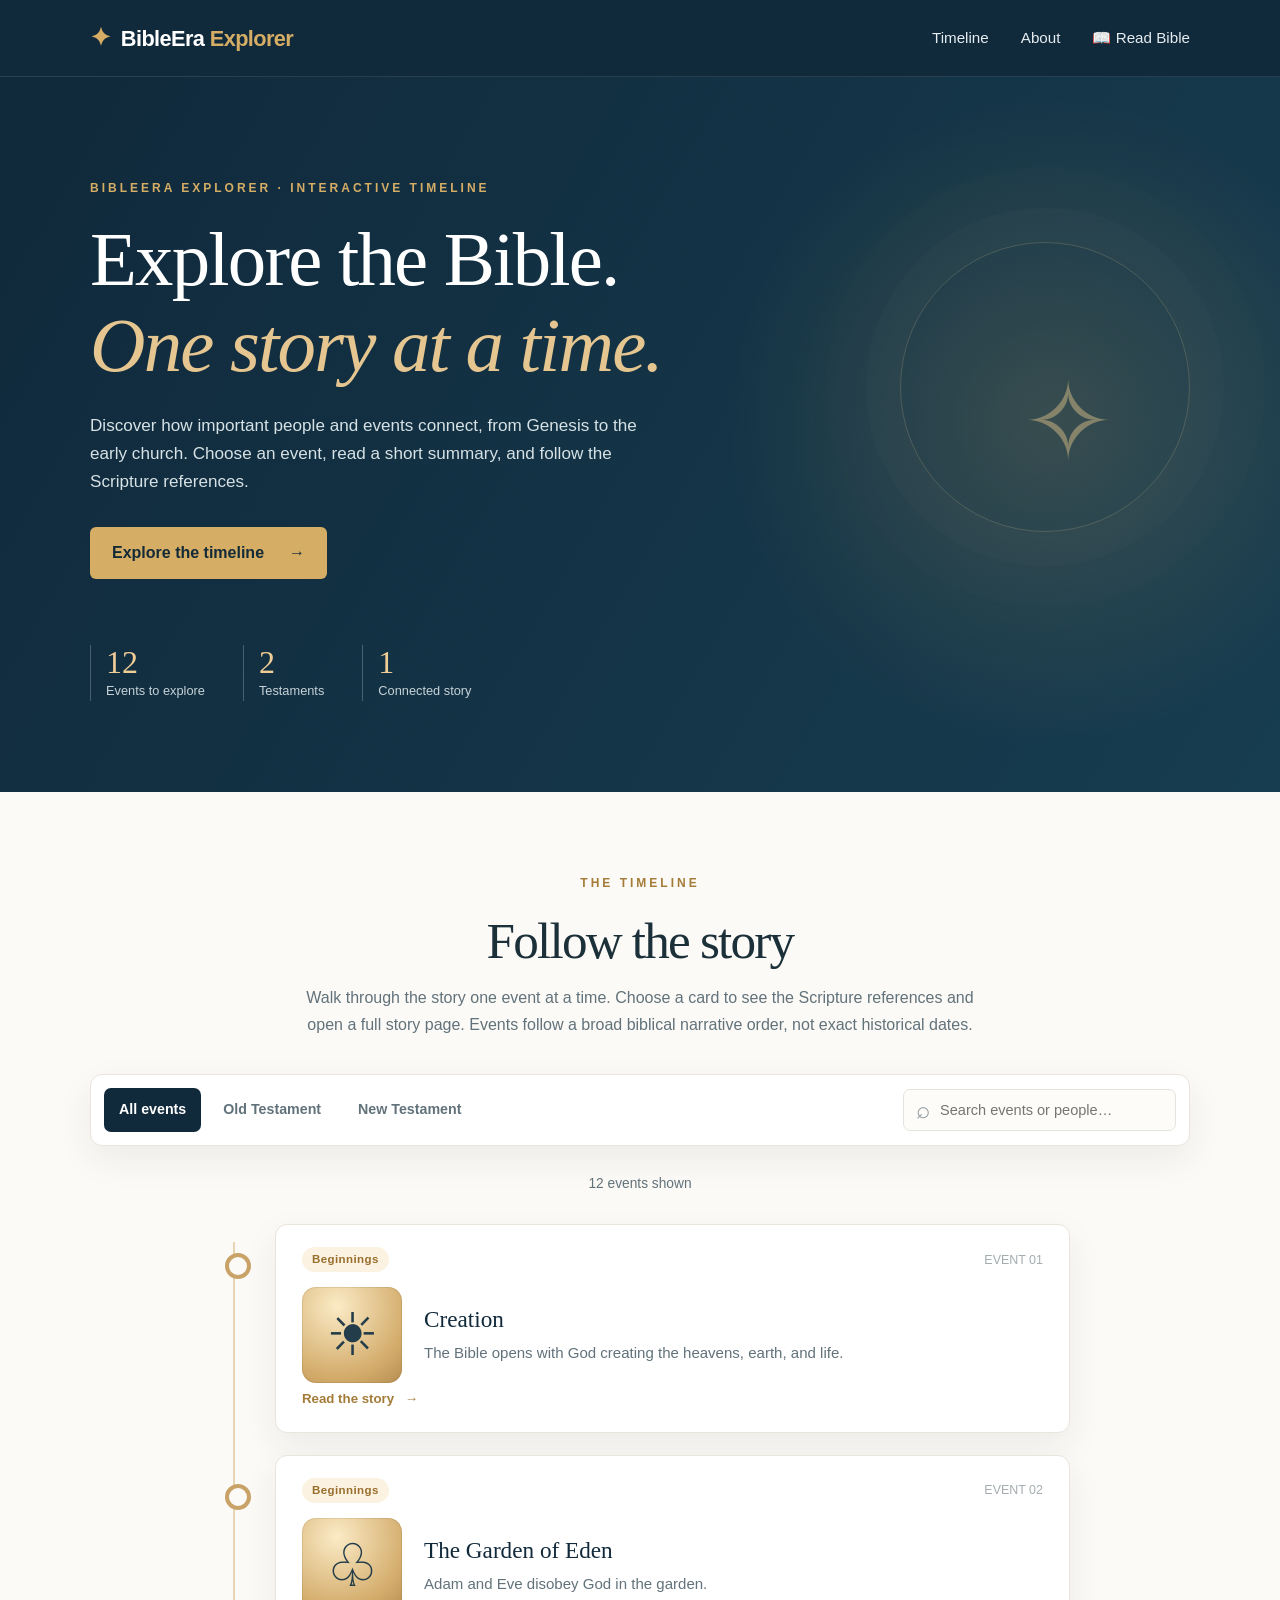
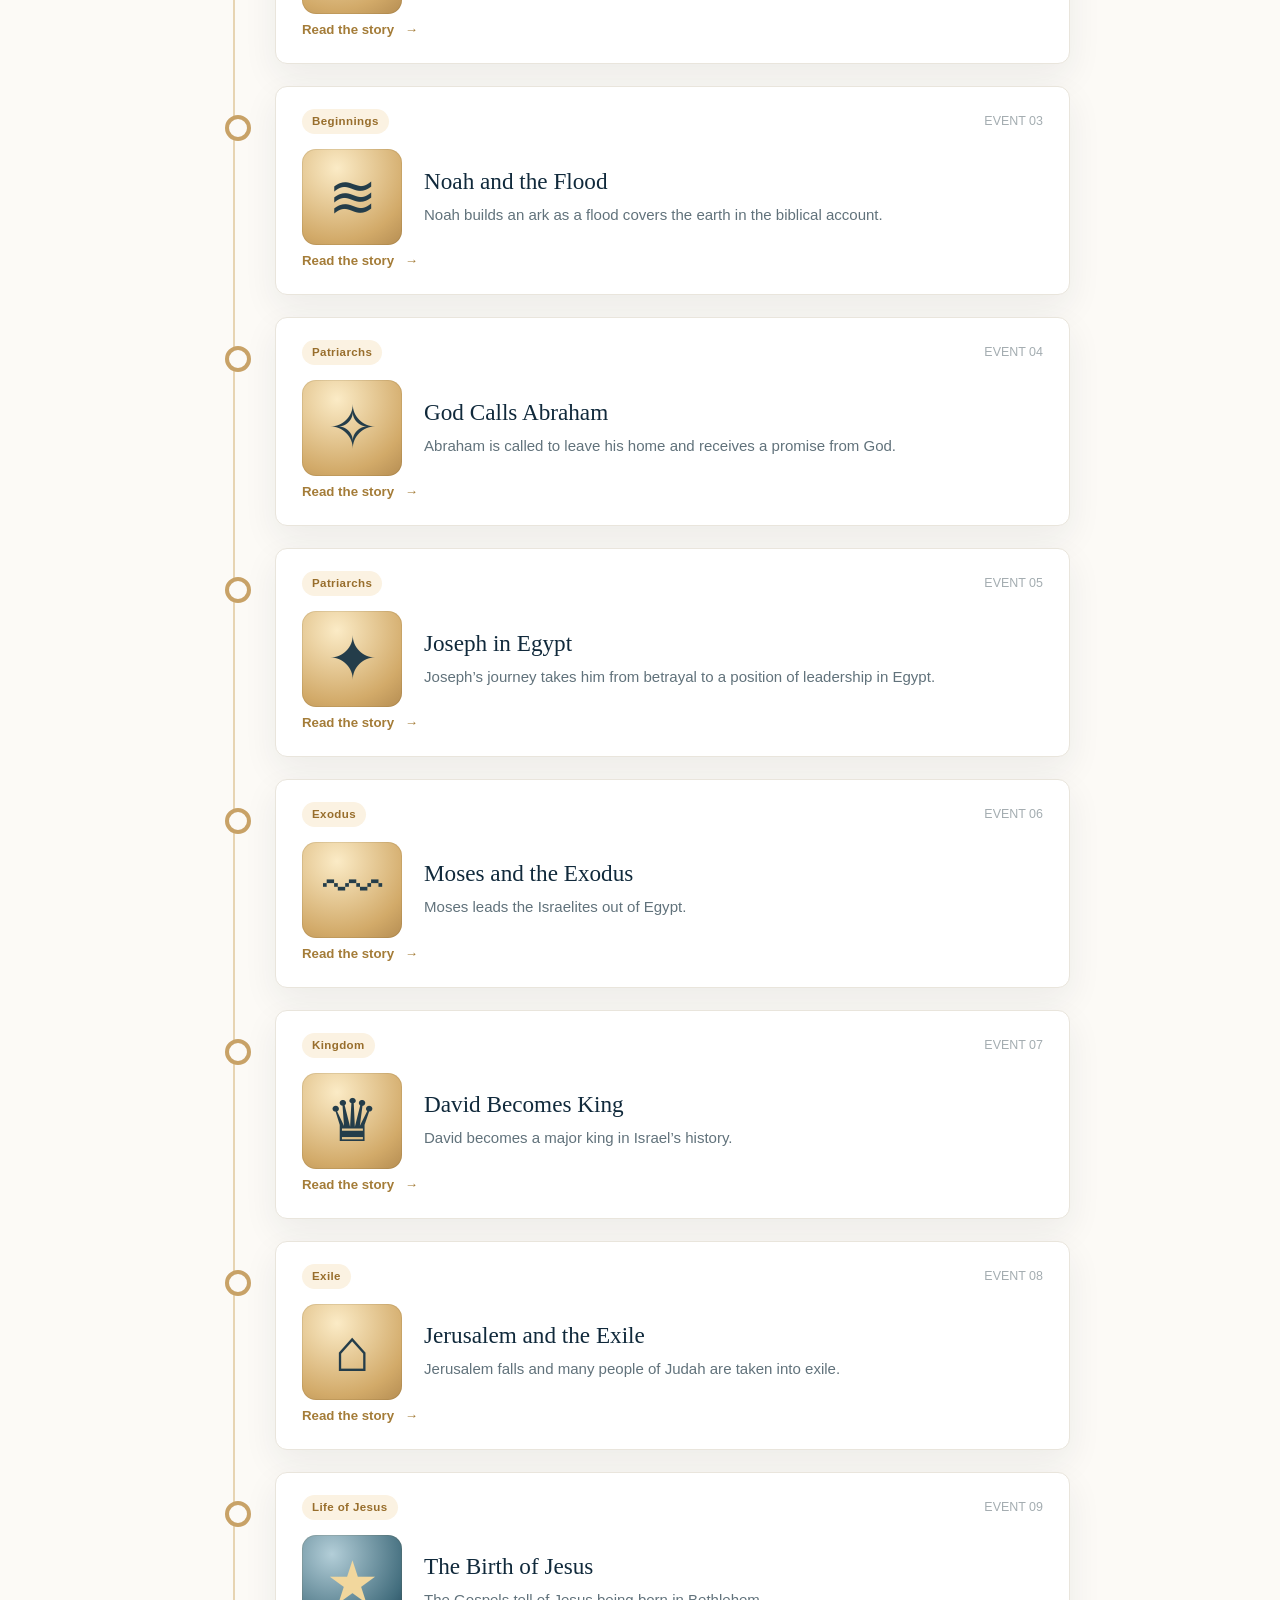
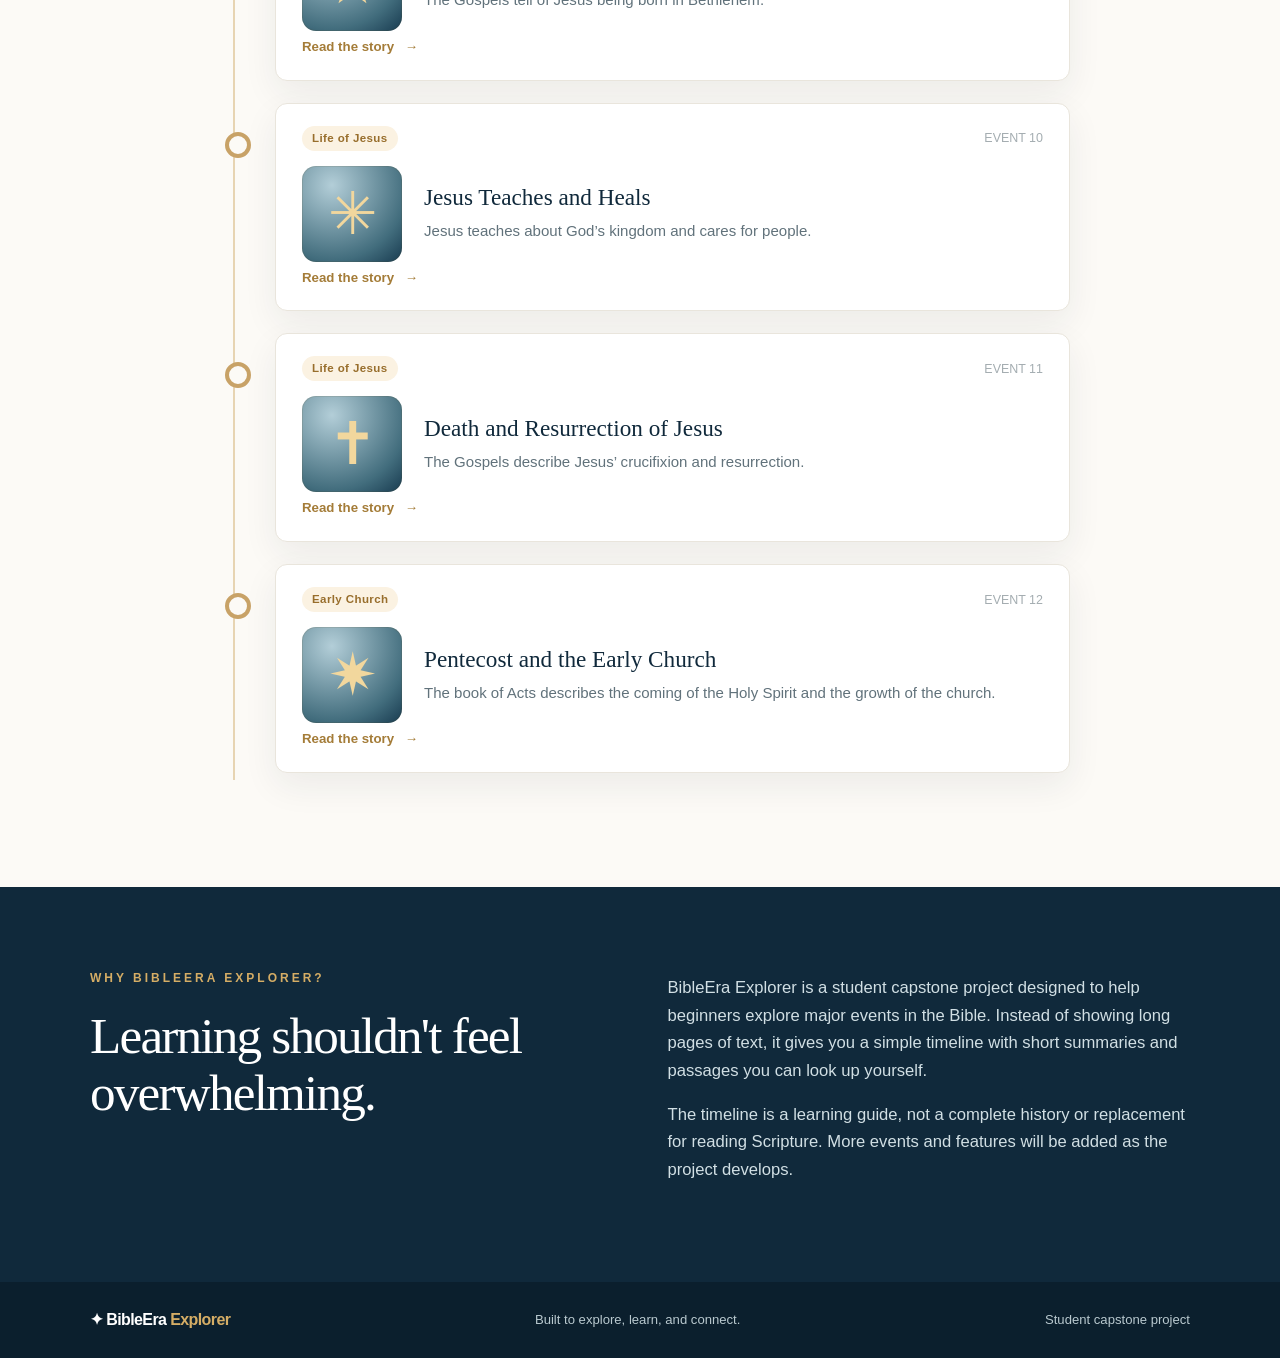
<file: index.html>
<!doctype html>
<html lang="en">
<head>
  <meta charset="UTF-8">
  <meta name="viewport" content="width=device-width, initial-scale=1">
  <meta name="theme-color" content="#10293b">
  <meta name="description" content="Explore major Bible events in an easy-to-follow interactive timeline with Scripture references.">
  <title>BibleEra Explorer | Journey Through Biblical History</title>
  <link rel="stylesheet" href="style.css">
  <script src="script.js" defer></script>
</head>
<link rel="icon" href="data:image/svg+xml,<svg xmlns='http://www.w3.org/2000/svg' viewBox='0 0 100 100'><text y='0.9em' font-size='90'>📖</text></svg>">
<body>
  <a class="skip-link" href="#timeline">Skip to timeline</a>
  <header class="site-header">
    <div class="container nav-bar">
      <a href="#home" class="logo" aria-label="BibleEra Explorer home"><span class="logo-mark" aria-hidden="true">✦</span> BibleEra<span> Explorer</span></a>
      <nav aria-label="Main navigation">
        <a href="#timeline">Timeline</a>
        <a href="#about">About</a>
        <a href="bible.html">📖 Read Bible</a>
      </nav>
    </div>
  </header>

  <main>
    <section id="home" class="hero">
      <div class="container hero-content">
        <p class="eyebrow">BIBLEERA EXPLORER · INTERACTIVE TIMELINE</p>
        <h1>Explore the Bible.<br><em>One story at a time.</em></h1>
        <p class="hero-description">Discover how important people and events connect, from Genesis to the early church. Choose an event, read a short summary, and follow the Scripture references.</p>
        <a class="primary-button" href="#timeline">Explore the timeline <span aria-hidden="true">→</span></a>
        <div class="hero-stats" aria-label="Website highlights">
          <div><strong id="event-total">12</strong><span>Events to explore</span></div>
          <div><strong>2</strong><span>Testaments</span></div>
          <div><strong>1</strong><span>Connected story</span></div>
        </div>
      </div>
      <div class="hero-decoration" aria-hidden="true"><div class="halo"></div><span>✧</span></div>
    </section>

    <section id="timeline" class="timeline-section section-pad">
      <div class="container">
        <div class="section-intro">
          <p class="eyebrow dark">THE TIMELINE</p>
          <h2>Follow the story</h2>
          <p>Walk through the story one event at a time. Choose a card to see the Scripture references and open a full story page. Events follow a broad biblical narrative order, not exact historical dates.</p>
        </div>
        <div class="controls" role="group" aria-label="Filter timeline events">
          <div class="filter-buttons">
            <button class="filter-button active" data-filter="all" aria-pressed="true">All events</button>
            <button class="filter-button" data-filter="old" aria-pressed="false">Old Testament</button>
            <button class="filter-button" data-filter="new" aria-pressed="false">New Testament</button>
          </div>
          <label class="search-wrap" for="event-search"><span aria-hidden="true">⌕</span><input id="event-search" type="search" placeholder="Search events or people…" autocomplete="off"></label>
        </div>
        <p id="result-count" class="result-count" role="status" aria-live="polite"></p>
        <div id="timeline-list" class="timeline-list" aria-label="Bible timeline events"></div>
        <div class="empty-state" id="empty-state" hidden>No events match your search. Try another word or filter.</div>
      </div>
    </section>

    <section id="about" class="about-section section-pad">
      <div class="container about-grid">
        <div><p class="eyebrow">WHY BIBLEERA EXPLORER?</p><h2>Learning shouldn't feel overwhelming.</h2></div>
        <div><p>BibleEra Explorer is a student capstone project designed to help beginners explore major events in the Bible. Instead of showing long pages of text, it gives you a simple timeline with short summaries and passages you can look up yourself.</p><p>The timeline is a learning guide, not a complete history or replacement for reading Scripture. More events and features will be added as the project develops.</p></div>
      </div>
    </section>
  </main>

  <footer class="site-footer"><div class="container footer-inner"><span class="logo">✦ BibleEra<span> Explorer</span></span><span>Built to explore, learn, and connect.</span><span>Student capstone project</span></div></footer>

  <dialog id="event-dialog" aria-labelledby="dialog-title">
    <div class="dialog-content">
      <button class="close-button" id="close-dialog" aria-label="Close event details">×</button>
      <p id="dialog-category" class="eyebrow dark"></p>
      <h2 id="dialog-title"></h2>
      <p id="dialog-description"></p>
      <h3>People involved</h3>
      <p id="dialog-people"></p>
      <h3>Read in the Bible</h3>
      <p id="dialog-scripture"></p>
      <a id="full-story-link" class="primary-button story-cta" href="story.html">Explore this story <span aria-hidden="true">→</span></a>
      <p class="dialog-note">Open the references in your preferred Bible or translation to read the full story.</p>
    </div>
  </dialog>
</body>
</html>
</file>
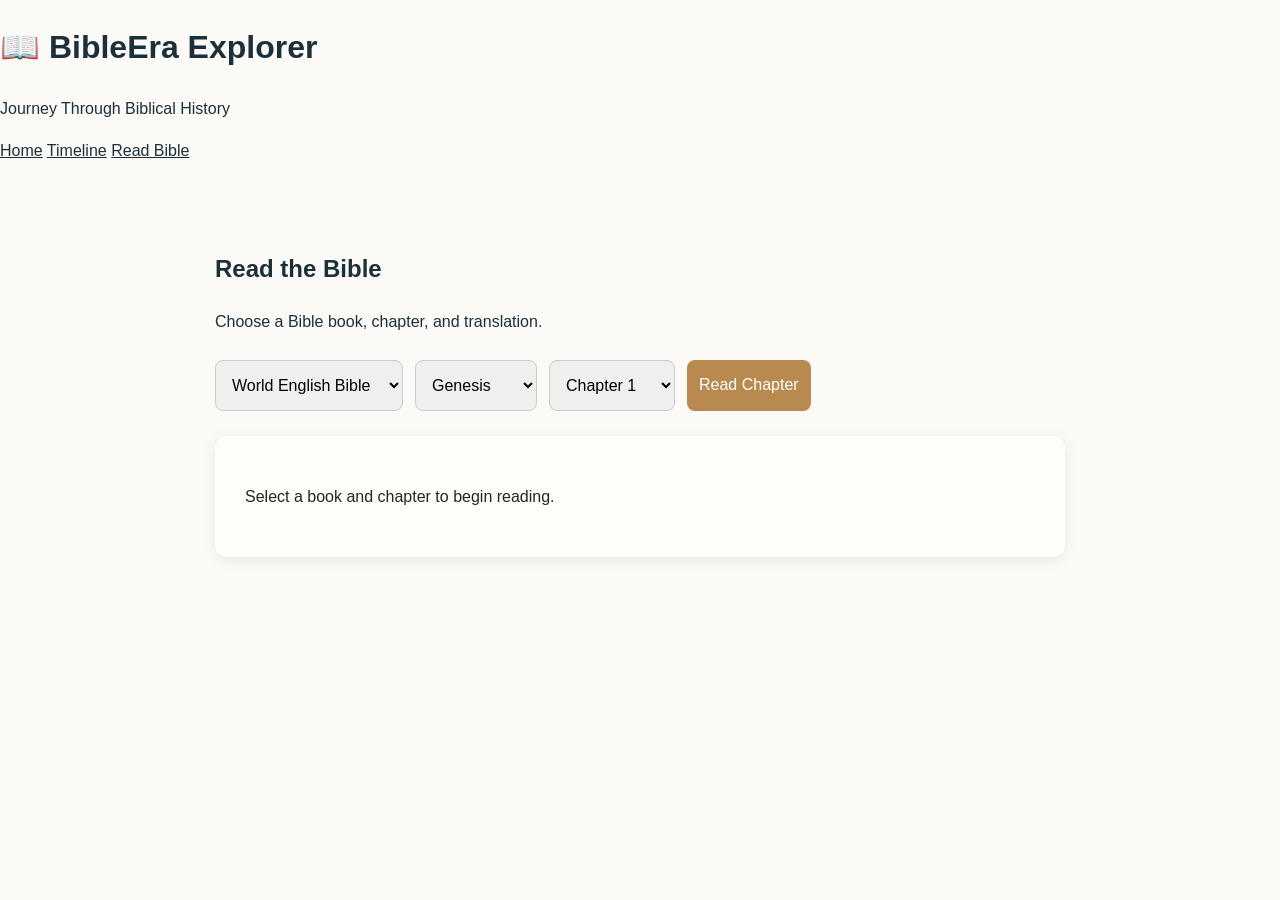
<file: bible.html>
<!DOCTYPE html>
<html lang="en">
<head>
  <meta charset="UTF-8">
  <meta name="viewport" content="width=device-width, initial-scale=1.0">
  <title>Read the Bible | BibleEra Explorer</title>
  <link rel="stylesheet" href="style.css">
</head>
<body>

  <header>
    <h1>📖 BibleEra Explorer</h1>
    <p>Journey Through Biblical History</p>
  </header>

  <nav>
    <a href="index.html">Home</a>
    <a href="index.html#timeline">Timeline</a>
    <a href="bible.html">Read Bible</a>
  </nav>

  <main class="bible-reader">
    <h2>Read the Bible</h2>
    <p>Choose a Bible book, chapter, and translation.</p>

    <div class="bible-controls">
      <select id="translation">
        <option value="web">World English Bible</option>
        <option value="kjv">King James Version</option>
        <option value="rvr1960">Reina-Valera 1960</option>
      </select>

      <select id="book">
        <option value="Genesis">Genesis</option>
        <option value="Exodus">Exodus</option>
        <option value="Psalms">Psalms</option>
        <option value="Matthew">Matthew</option>
        <option value="Mark">Mark</option>
        <option value="Luke">Luke</option>
        <option value="John">John</option>
        <option value="Romans">Romans</option>
        <option value="Revelation">Revelation</option>
      </select>

      <select id="chapter"></select>

      <button id="readButton">Read Chapter</button>
    </div>

    <section id="bible-content" aria-live="polite">
      <p>Select a book and chapter to begin reading.</p>
    </section>
  </main>

  <script src="bible.js"></script>
</body>
</html>
</file>
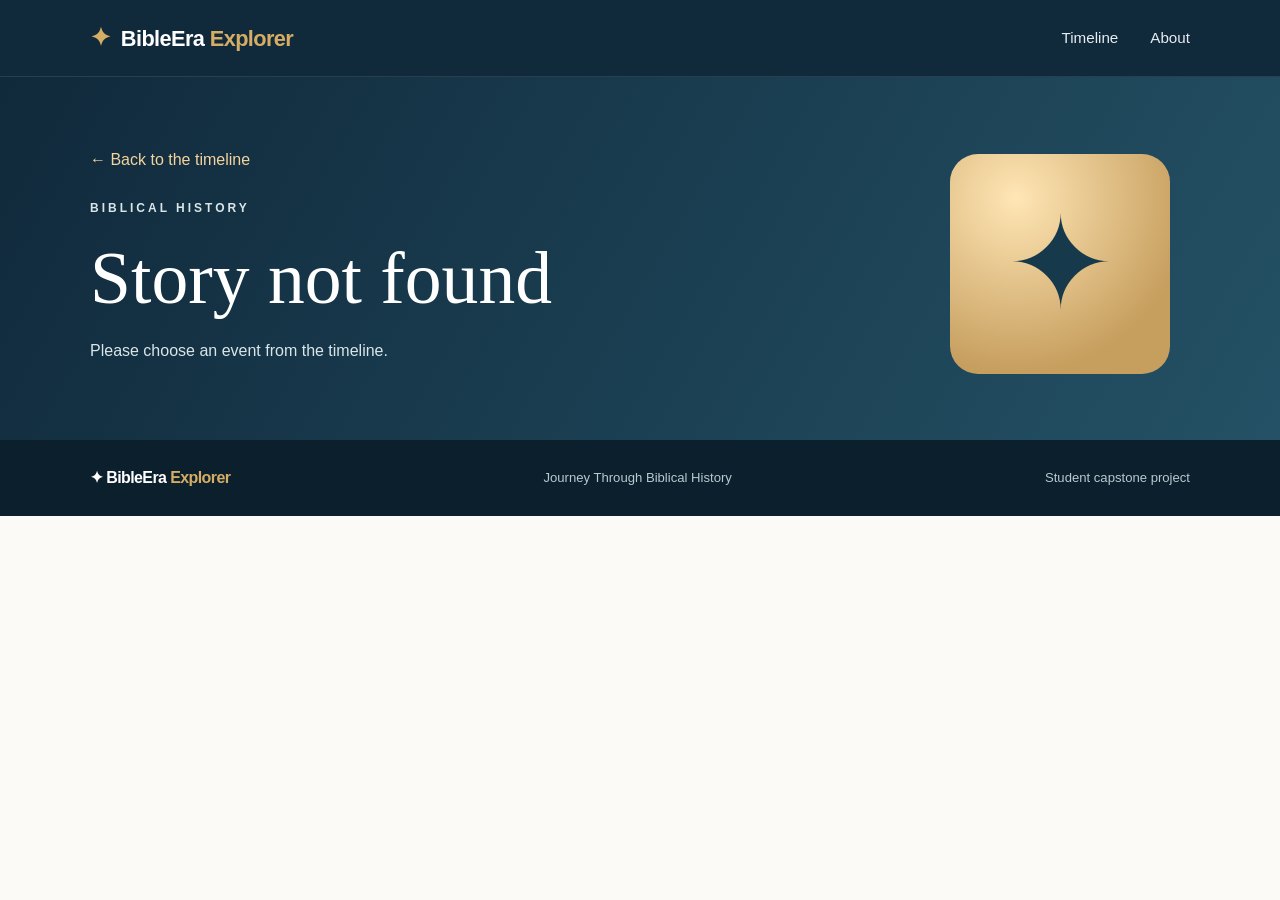
<file: story.html>
<!doctype html>
<html lang="en"><head><meta charset="UTF-8"><meta name="viewport" content="width=device-width, initial-scale=1"><meta name="description" content="Explore a Bible story with background, people and Scripture references on BibleEra Explorer."><title>Bible Story | BibleEra Explorer</title><link rel="stylesheet" href="style.css"><script src="script.js" defer></script><script src="story.js" defer></script></head>
<body><a class="skip-link" href="#story-details">Skip to story</a><header class="site-header"><div class="container nav-bar"><a class="logo" href="index.html"><span class="logo-mark">✦</span> BibleEra<span> Explorer</span></a><nav aria-label="Main navigation"><a href="index.html#timeline">Timeline</a><a href="index.html#about">About</a></nav></div></header>
<main><section class="story-hero"><div class="container story-hero-grid"><div><a class="breadcrumb" href="index.html#timeline">← Back to the timeline</a><p class="eyebrow" id="story-era">BIBLICAL HISTORY</p><h1 id="story-title">Explore a story</h1><p id="story-summary">Choose an event from the timeline to learn more.</p></div><div class="story-icon" id="story-icon" aria-hidden="true">✦</div></div></section>
<section class="section-pad" id="story-details"><div class="container story-content"><div class="story-panel"><h2>What happened?</h2><p id="story-description"></p></div><div class="story-panel"><h2>People in this story</h2><p id="story-people"></p></div><div class="story-panel"><h2>Where to read it</h2><p><span class="scripture-chip" id="story-scripture"></span></p><p class="story-tip">These are references, not the full Bible text. Look them up in the Bible translation you prefer.</p></div><nav class="story-nav" aria-label="Story navigation"><a id="previous-story" href="index.html#timeline">← Previous event</a><a href="index.html#timeline">All events</a><a id="next-story" href="index.html#timeline">Next event →</a></nav><p class="story-tip">This is a beginner-friendly study guide. Events follow a broad biblical narrative order; exact historical dates are not assigned.</p></div></section></main>
<footer class="site-footer"><div class="container footer-inner"><span class="logo">✦ BibleEra<span> Explorer</span></span><span>Journey Through Biblical History</span><span>Student capstone project</span></div></footer></body></html>
</file>
<file: style.css>
:root{--navy:#10293b;--navy2:#183b50;--gold:#d5ad65;--gold-light:#f4e7ce;--cream:#fcfaf6;--ink:#1c303a;--muted:#61727b;--border:#e9e5dc;--white:#fff;--shadow:0 13px 35px rgba(22,45,57,.07)}
*{box-sizing:border-box}html{scroll-behavior:smooth}body{margin:0;font-family:Arial,Helvetica,sans-serif;color:var(--ink);background:var(--cream);line-height:1.65}button,input{font:inherit}a{color:inherit}button{cursor:pointer}.container{width:min(1100px,calc(100% - 40px));margin:auto}.skip-link{position:absolute;left:12px;top:-100px;background:#fff;color:#111;padding:10px;z-index:20}.skip-link:focus{top:10px}.site-header{background:var(--navy);color:#fff;border-bottom:1px solid rgba(255,255,255,.1)}.nav-bar{display:flex;align-items:center;justify-content:space-between;min-height:76px}.logo{font-size:1.36rem;font-weight:750;text-decoration:none;letter-spacing:-.6px}.logo span:not(.logo-mark){color:var(--gold)}.logo-mark{color:var(--gold);font-size:1.55rem;margin-right:5px}.nav-bar nav{display:flex;gap:32px}.nav-bar nav a{text-decoration:none;color:#e6edf0;font-size:.95rem}.nav-bar nav a:hover{color:var(--gold)}.hero{position:relative;overflow:hidden;color:#fff;background:radial-gradient(circle at 82% 48%,rgba(213,173,101,.18),transparent 29%),linear-gradient(120deg,#10293b,#173d50);padding:102px 0 91px}.hero-content{position:relative;z-index:1}.eyebrow{font-weight:700;letter-spacing:3px;font-size:.75rem;color:var(--gold);margin:0 0 18px}.hero h1,.section-intro h2,.about-section h2{font-family:Georgia,'Times New Roman',serif;font-weight:500;line-height:1.12;letter-spacing:-1.8px}.hero h1{font-size:clamp(2.8rem,6vw,5.2rem);margin:0 0 23px;max-width:730px}.hero h1 em{color:#e5c690;font-weight:400}.hero-description{max-width:575px;color:#d6e2e5;font-size:1.07rem;margin-bottom:30px}.primary-button{display:inline-flex;gap:25px;align-items:center;text-decoration:none;color:#142b37;background:var(--gold);padding:13px 22px;border-radius:6px;font-weight:700}.primary-button:hover{background:#efc985}.hero-stats{display:flex;gap:38px;margin-top:66px}.hero-stats div{display:flex;flex-direction:column;border-left:1px solid rgba(255,255,255,.23);padding-left:15px}.hero-stats strong{font-family:Georgia,serif;font-size:2rem;font-weight:500;color:#f0cd95;line-height:1.1}.hero-stats span{font-size:.8rem;color:#c7d3d8}.hero-decoration{position:absolute;right:7%;top:23%;width:290px;height:290px;opacity:.45;pointer-events:none}.halo{width:100%;height:100%;border:1px solid rgba(230,202,151,.45);border-radius:50%;box-shadow:0 0 0 34px rgba(234,205,153,.04),0 0 0 75px rgba(234,205,153,.025)}.hero-decoration span{position:absolute;left:42%;top:31%;font-size:110px;color:#e6c78b}.section-pad{padding:82px 0}.section-intro{text-align:center;max-width:680px;margin:0 auto 36px}.eyebrow.dark{color:#a47c38}.section-intro h2,.about-section h2{font-size:clamp(2.4rem,4vw,3.45rem);margin:0 0 16px}.section-intro p:last-child{color:var(--muted);margin:0}.controls{display:flex;justify-content:space-between;align-items:center;gap:20px;flex-wrap:wrap;background:#fff;border:1px solid var(--border);border-radius:12px;padding:13px;box-shadow:var(--shadow)}.filter-buttons{display:flex;gap:7px;flex-wrap:wrap}.filter-button{border:0;border-radius:7px;background:transparent;color:var(--muted);padding:10px 15px;font-size:.89rem;font-weight:700}.filter-button:hover{background:#f5f2ec}.filter-button.active{background:var(--navy);color:#fff}.search-wrap{display:flex;align-items:center;gap:8px;border:1px solid #e6e4df;border-radius:7px;padding:0 12px;background:#fdfcf9;min-height:42px;color:#8c969c}.search-wrap span{font-size:24px;line-height:1}.search-wrap input{border:0;outline:none;background:transparent;min-width:225px;width:100%;font-size:.91rem}.search-wrap:focus-within{outline:2px solid #b18a49;outline-offset:1px}.result-count{text-align:center;color:var(--muted);font-size:.86rem;margin:27px 0}.timeline-list{position:relative;max-width:860px;margin:0 auto;padding:2px 0 10px}.timeline-list:before{content:"";position:absolute;left:23px;top:20px;bottom:25px;width:2px;background:#e7d4b2}.timeline-event{position:relative;padding-left:65px;margin:0 0 22px}.timeline-event:before{content:"";position:absolute;left:15px;top:29px;width:18px;height:18px;background:var(--cream);border:4px solid #c8a267;border-radius:50%;z-index:1}.event-card{display:block;width:100%;text-align:left;background:#fff;border:1px solid var(--border);border-radius:12px;padding:22px 26px;box-shadow:var(--shadow);transition:transform .15s,border-color .15s,box-shadow .15s}.event-card:hover{transform:translateY(-2px);border-color:#c9a66b;box-shadow:0 16px 35px rgba(22,45,57,.12)}.event-card:focus-visible,.close-button:focus-visible,.filter-button:focus-visible,.primary-button:focus-visible{outline:3px solid #a97b29;outline-offset:3px}.card-top{display:flex;justify-content:space-between;align-items:center;gap:12px}.event-era{display:inline-block;color:#986e2c;background:#fbf2e2;padding:3px 10px;border-radius:15px;font-weight:700;font-size:.72rem;letter-spacing:.4px}.event-number{color:#a4adb1;font-size:.78rem}.event-card h3{font-family:Georgia,serif;font-size:1.45rem;line-height:1.25;font-weight:500;margin:12px 0 7px;color:var(--navy)}.event-card p{margin:0 0 10px;font-size:.94rem;color:#61727b}.card-footer{color:#a47c38;font-size:.83rem;font-weight:700}.card-footer span{margin-left:7px}.empty-state{text-align:center;border:1px dashed #d5c6ab;border-radius:10px;padding:30px;margin-top:20px;color:var(--muted)}.about-section{background:var(--navy);color:#fff}.about-grid{display:grid;grid-template-columns:1fr 1fr;gap:55px;align-items:start}.about-section h2{max-width:450px}.about-grid>div:last-child{color:#d1dfe4;font-size:1.04rem}.about-grid>div:last-child p:first-child{margin-top:5px}.site-footer{background:#0b1f2d;color:#b9c9cf;padding:25px 0}.footer-inner{display:flex;align-items:center;justify-content:space-between;gap:20px;font-size:.82rem}.footer-inner .logo{color:#fff;font-size:1rem}dialog{border:0;border-radius:14px;padding:0;width:min(570px,calc(100% - 28px));max-height:85vh;box-shadow:0 30px 100px rgba(0,0,0,.35);color:var(--ink)}dialog::backdrop{background:rgba(3,19,30,.7)}.dialog-content{padding:35px;position:relative}.dialog-content h2{font:normal 2.1rem Georgia,serif;line-height:1.2;margin:0 35px 17px 0;color:var(--navy)}.dialog-content h3{font-size:.86rem;letter-spacing:.3px;color:#9b742f;text-transform:uppercase;margin:24px 0 6px}.dialog-content p{margin-top:0}.dialog-note{border-top:1px solid var(--border);padding-top:18px;margin-top:25px!important;font-size:.85rem;color:var(--muted)}.close-button{position:absolute;right:16px;top:12px;width:38px;height:38px;border:0;border-radius:50%;background:#f5f3ed;color:var(--navy);font-size:1.8rem;line-height:1}.close-button:hover{background:#e9e2d5}[hidden]{display:none!important}@media(max-width:800px){.hero-decoration{right:-170px;opacity:.17}.hero{padding:78px 0}.about-grid{grid-template-columns:1fr;gap:10px}.controls{align-items:stretch;flex-direction:column}.search-wrap input{min-width:0}.footer-inner{flex-wrap:wrap}}@media(max-width:520px){.container{width:min(100% - 30px,1100px)}.nav-bar{min-height:64px}.nav-bar nav{gap:18px}.hero h1{letter-spacing:-1.2px}.hero-stats{gap:15px;margin-top:45px}.hero-stats div{padding-left:10px}.hero-stats strong{font-size:1.65rem}.hero-stats span{font-size:.69rem}.section-pad{padding:62px 0}.filter-buttons{display:grid;grid-template-columns:repeat(3,1fr)}.filter-button{padding:10px 6px;font-size:.75rem}.timeline-event{padding-left:47px}.timeline-list:before{left:15px}.timeline-event:before{left:7px}.event-card{padding:17px}.event-card h3{font-size:1.22rem}.dialog-content{padding:27px 22px}.dialog-content h2{font-size:1.7rem}}

/* Version 1.2: event illustrations and full story pages */
.event-card-main{display:flex;align-items:center;gap:22px;margin:15px 0 5px}
.event-art{display:grid;place-items:center;flex:none;width:100px;height:96px;border-radius:14px;background:radial-gradient(circle at 35% 20%,#fbebc6,#d2aa69 72%,#b58d52);color:#243d4a;font:normal 3.7rem Georgia,serif;box-shadow:inset 0 0 0 1px rgba(95,65,19,.12)}
.event-art.art-new{background:radial-gradient(circle at 30% 20%,#b3ced8,#426d7d 72%,#183b50);color:#f2d79d}
.event-copy{flex:1;min-width:0}.event-copy h3{margin:0 0 7px}.event-copy p{margin:0}
.story-cta{margin-top:10px}.story-hero{background:linear-gradient(120deg,#10293b,#245165);color:#fff;padding:70px 0 60px}
.story-hero-grid{display:grid;grid-template-columns:minmax(0,1fr) 240px;gap:50px;align-items:center}
.story-hero h1{font:normal clamp(2.7rem,6vw,4.6rem) Georgia,serif;line-height:1.12;margin:0 0 18px}
.story-hero p{max-width:620px;color:#d9e6e9}.story-icon{width:220px;height:220px;border-radius:28px;display:grid;place-items:center;background:radial-gradient(circle at 30% 20%,#ffe6b5,#c69e5e 75%);color:#16394b;font:normal 8rem Georgia,serif}
.breadcrumb{display:inline-block;color:#f3d49e;text-decoration:none;margin:0 0 26px}.breadcrumb:hover{text-decoration:underline}
.story-content{max-width:850px;margin:auto}.story-content h2{font:normal 2rem Georgia,serif;color:var(--navy);line-height:1.2;margin:0 0 17px}.story-panel{padding:26px 30px;border:1px solid var(--border);border-radius:14px;background:#fff;box-shadow:var(--shadow);margin-bottom:22px}
.story-panel p{margin-top:0}.scripture-chip{background:#f9edd9;color:#6d4b1e;display:inline-block;border-radius:7px;padding:7px 13px;font-weight:700}.story-nav{display:flex;align-items:center;justify-content:space-between;gap:16px;flex-wrap:wrap;margin:35px 0}.story-nav a{text-decoration:none;color:#173b51;font-weight:700}.story-nav a:hover{text-decoration:underline}.story-tip{font-size:.9rem;color:var(--muted)}
@media(max-width:650px){.event-card-main{gap:12px;align-items:flex-start}.event-art{width:64px;height:68px;font-size:2.6rem}.story-hero-grid{grid-template-columns:1fr}.story-icon{width:115px;height:115px;font-size:4.5rem}.story-hero{padding:45px 0}.story-panel{padding:20px}}

/* BIBLE READER */

.bible-reader {
  max-width: 900px;
  margin: 40px auto;
  padding: 25px;
}

.bible-controls {
  display: flex;
  flex-wrap: wrap;
  gap: 12px;
  margin: 25px 0;
}

.bible-controls select,
.bible-controls button {
  padding: 12px;
  border: 1px solid #ccc;
  border-radius: 8px;
  font-size: 16px;
}

.bible-controls button {
  background-color: #b88a50;
  color: white;
  border: none;
  cursor: pointer;
}

.bible-controls button:hover {
  background-color: #92703f;
}

#bible-content {
  background: #fffdf7;
  color: #252525;
  padding: 30px;
  border-radius: 12px;
  line-height: 1.9;
  box-shadow: 0 3px 15px rgba(0,0,0,0.08);
}

#bible-content p {
  margin-bottom: 15px;
}

#bible-content strong {
  color: #92703f;
  margin-right: 5px;
}

@media (max-width: 600px) {
  .bible-controls {
    flex-direction: column;
  }

  .bible-controls select,
  .bible-controls button {
    width: 100%;
  }

  #bible-content {
    padding: 18px;
  }
}
</file>
